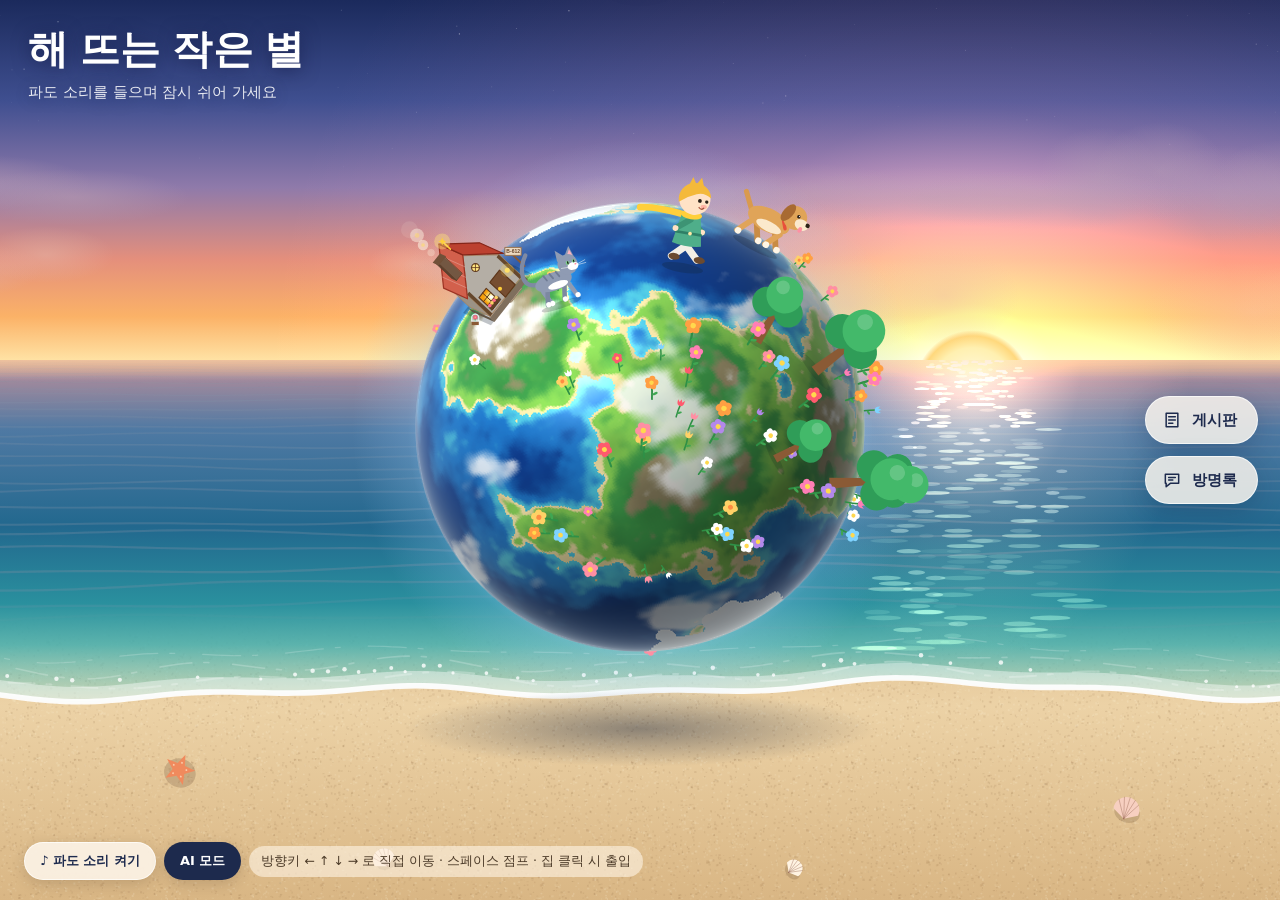
<file: index.html>
<!doctype html><html><head><meta charset=utf8><meta name=viewport content="width=device-width,initial-scale=1,viewport-fit=cover"><style>:root{color-scheme:light;box-sizing:border-box;padding-top:env(safe-area-inset-top,0px);padding-bottom:env(safe-area-inset-bottom,0px)}html{scroll-padding-top:env(safe-area-inset-top,0px)}body{margin:0;padding:0;font:14px -apple-system,BlinkMacSystemFont,sans-serif;background:#fff;color:#000}img{max-width:100%}[hidden]:not([hidden=until-found i]){display:none!important}</style></head><body>
<title>해 뜨는 작은 별</title>
<link rel="stylesheet" href="style.css">

<canvas id="scene" aria-label="일출이 보이는 바다와 모래사장, 그 위에 떠 있는 작은 지구"></canvas>

<header class="brand">
  <h1>해 뜨는 작은 별</h1>
  <p>파도 소리를 들으며 잠시 쉬어 가세요</p>
</header>

<nav class="side-menu" aria-label="주 메뉴">
  <button type="button" data-open="board">
    <svg viewBox="0 0 24 24" aria-hidden="true"><path d="M5 4h14v16H5z M8 8h8 M8 12h8 M8 16h5"/></svg>
    <span>게시판</span>
  </button>
  <button type="button" data-open="guest">
    <svg viewBox="0 0 24 24" aria-hidden="true"><path d="M4 5h16v11H10l-5 4v-4H4z M8 9h8 M8 12h5"/></svg>
    <span>방명록</span>
  </button>
</nav>

<div class="hud">
  <button type="button" id="btnSound" class="chip" aria-pressed="false">♪ 파도 소리 켜기</button>
  <button type="button" id="btnMode" class="chip" aria-pressed="true">AI 모드</button>
  <span class="hint">방향키 ← ↑ ↓ → 로 직접 이동 · 스페이스 점프 · 집 클릭 시 출입</span>
</div>

<div class="dpad" aria-label="이동 버튼">
  <button type="button" data-key="ArrowUp" class="up" aria-label="위">▲</button>
  <button type="button" data-key="ArrowLeft" class="left" aria-label="왼쪽">◀</button>
  <button type="button" data-key="Jump" class="mid" aria-label="점프">●</button>
  <button type="button" data-key="ArrowRight" class="right" aria-label="오른쪽">▶</button>
  <button type="button" data-key="ArrowDown" class="down" aria-label="아래">▼</button>
</div>

<aside class="panel" id="panel" aria-hidden="true" aria-label="게시판과 방명록">
  <div class="panel-head">
    <div class="tabs" role="tablist">
      <button type="button" role="tab" data-tab="board" aria-selected="true">게시판</button>
      <button type="button" role="tab" data-tab="guest" aria-selected="false">방명록</button>
    </div>
    <button type="button" class="close" id="btnClose" aria-label="닫기">×</button>
  </div>

  <div class="panel-body">
    <p class="store-note" id="storeNote"></p>
    <section id="tab-board" role="tabpanel">
      <div id="boardList">
        <div class="toolbar">
          <span class="count" id="boardCount"></span>
          <button type="button" class="btn primary" id="btnWrite">글쓰기</button>
        </div>
        <ul class="post-list" id="postList"></ul>
      </div>

      <article id="boardDetail" hidden></article>

      <form id="boardForm" hidden autocomplete="off">
        <h2>새 글 쓰기</h2>
        <label>이름<input id="postAuthor" name="author" maxlength="20" required placeholder="이름을 적어 주세요"></label>
        <label>제목<input id="postTitle" name="title" maxlength="60" required placeholder="제목"></label>
        <label>내용<textarea id="postBody" name="body" rows="7" maxlength="3000" required placeholder="바다를 보며 떠오른 이야기를 남겨 주세요"></textarea></label>
        <div class="file-row">
          <label class="file-btn">사진 올리기<input id="postPhoto" type="file" name="photo" accept="image/*"></label>
          <span class="file-name">선택한 사진 없음</span>
        </div>
        <div class="preview" hidden><img alt="올릴 사진 미리보기"><button type="button" class="remove" aria-label="사진 빼기">×</button></div>
        <div class="form-actions">
          <button type="button" class="btn" id="btnCancel">취소</button>
          <button type="submit" class="btn primary">등록</button>
        </div>
      </form>
    </section>

    <section id="tab-guest" role="tabpanel" hidden>
      <form id="guestForm" autocomplete="off">
        <div class="guest-row">
          <input id="guestAuthor" name="author" maxlength="20" required placeholder="이름">
          <label class="file-btn small">사진<input id="guestPhoto" type="file" name="photo" accept="image/*"></label>
        </div>
        <textarea id="guestBody" name="body" rows="3" maxlength="500" required placeholder="다녀간 흔적을 남겨 주세요"></textarea>
        <div class="preview" hidden><img alt="올릴 사진 미리보기"><button type="button" class="remove" aria-label="사진 빼기">×</button></div>
        <div class="form-actions">
          <span class="count" id="guestCount"></span>
          <button type="submit" class="btn primary">남기기</button>
        </div>
      </form>
      <ul class="guest-list" id="guestList"></ul>
    </section>
  </div>
</aside>

<div class="lightbox" id="lightbox" hidden><img alt="크게 본 사진"></div>
<div class="toast" id="toast" role="status" aria-live="polite"></div>

<script src="app.js" charset="utf-8"></script>

</body></html>
</file>
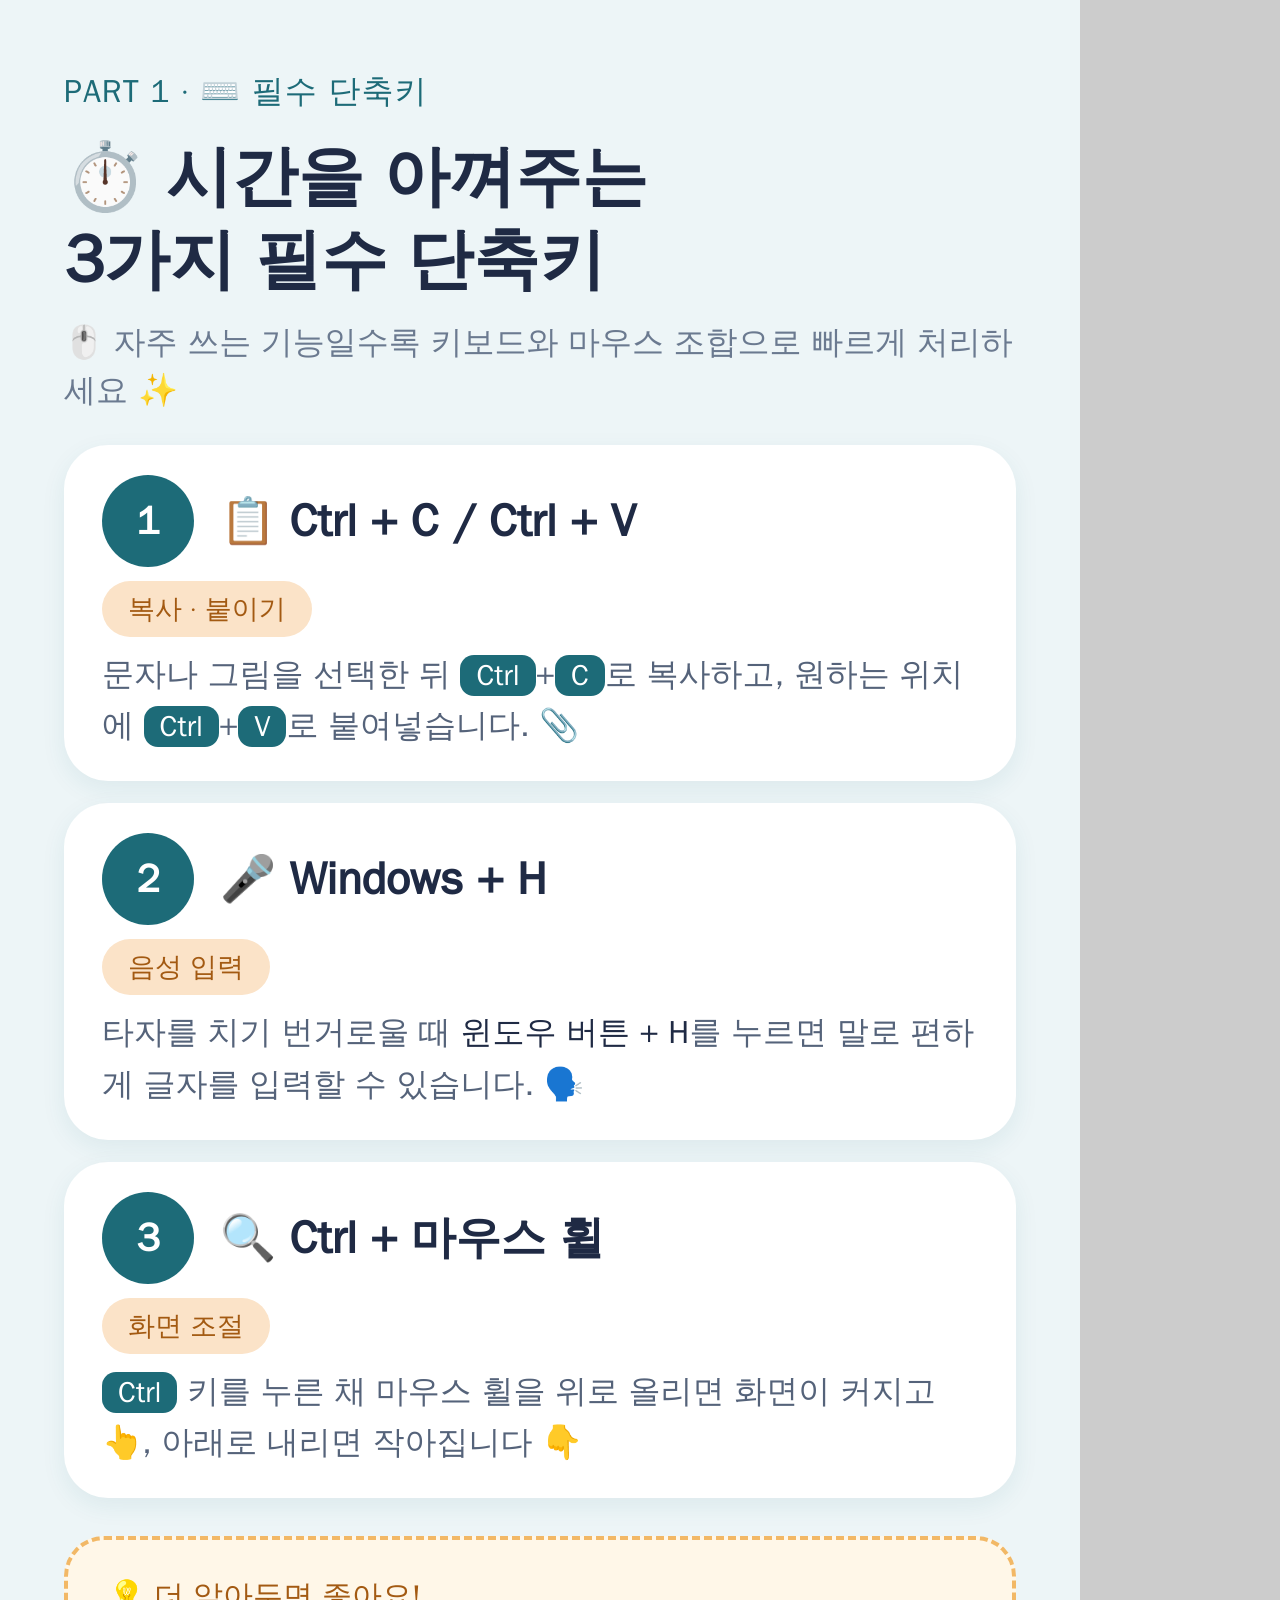
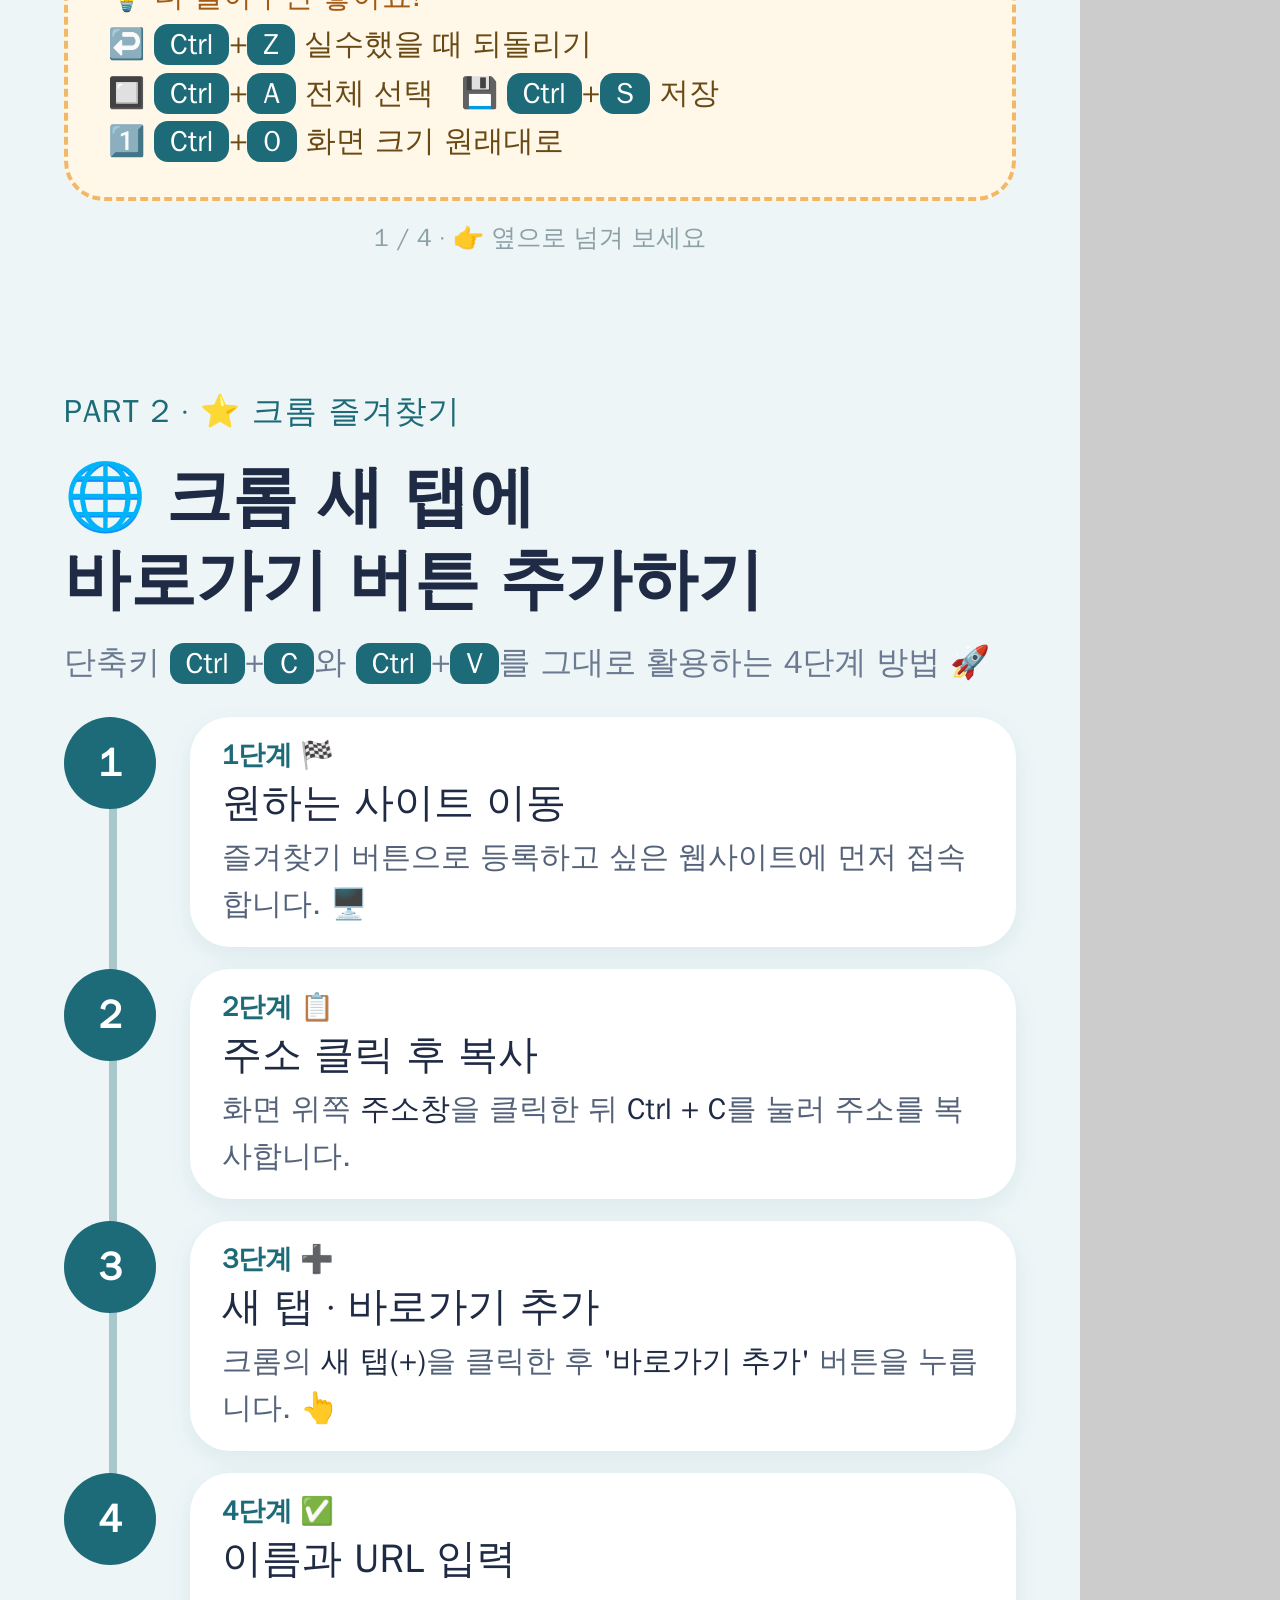
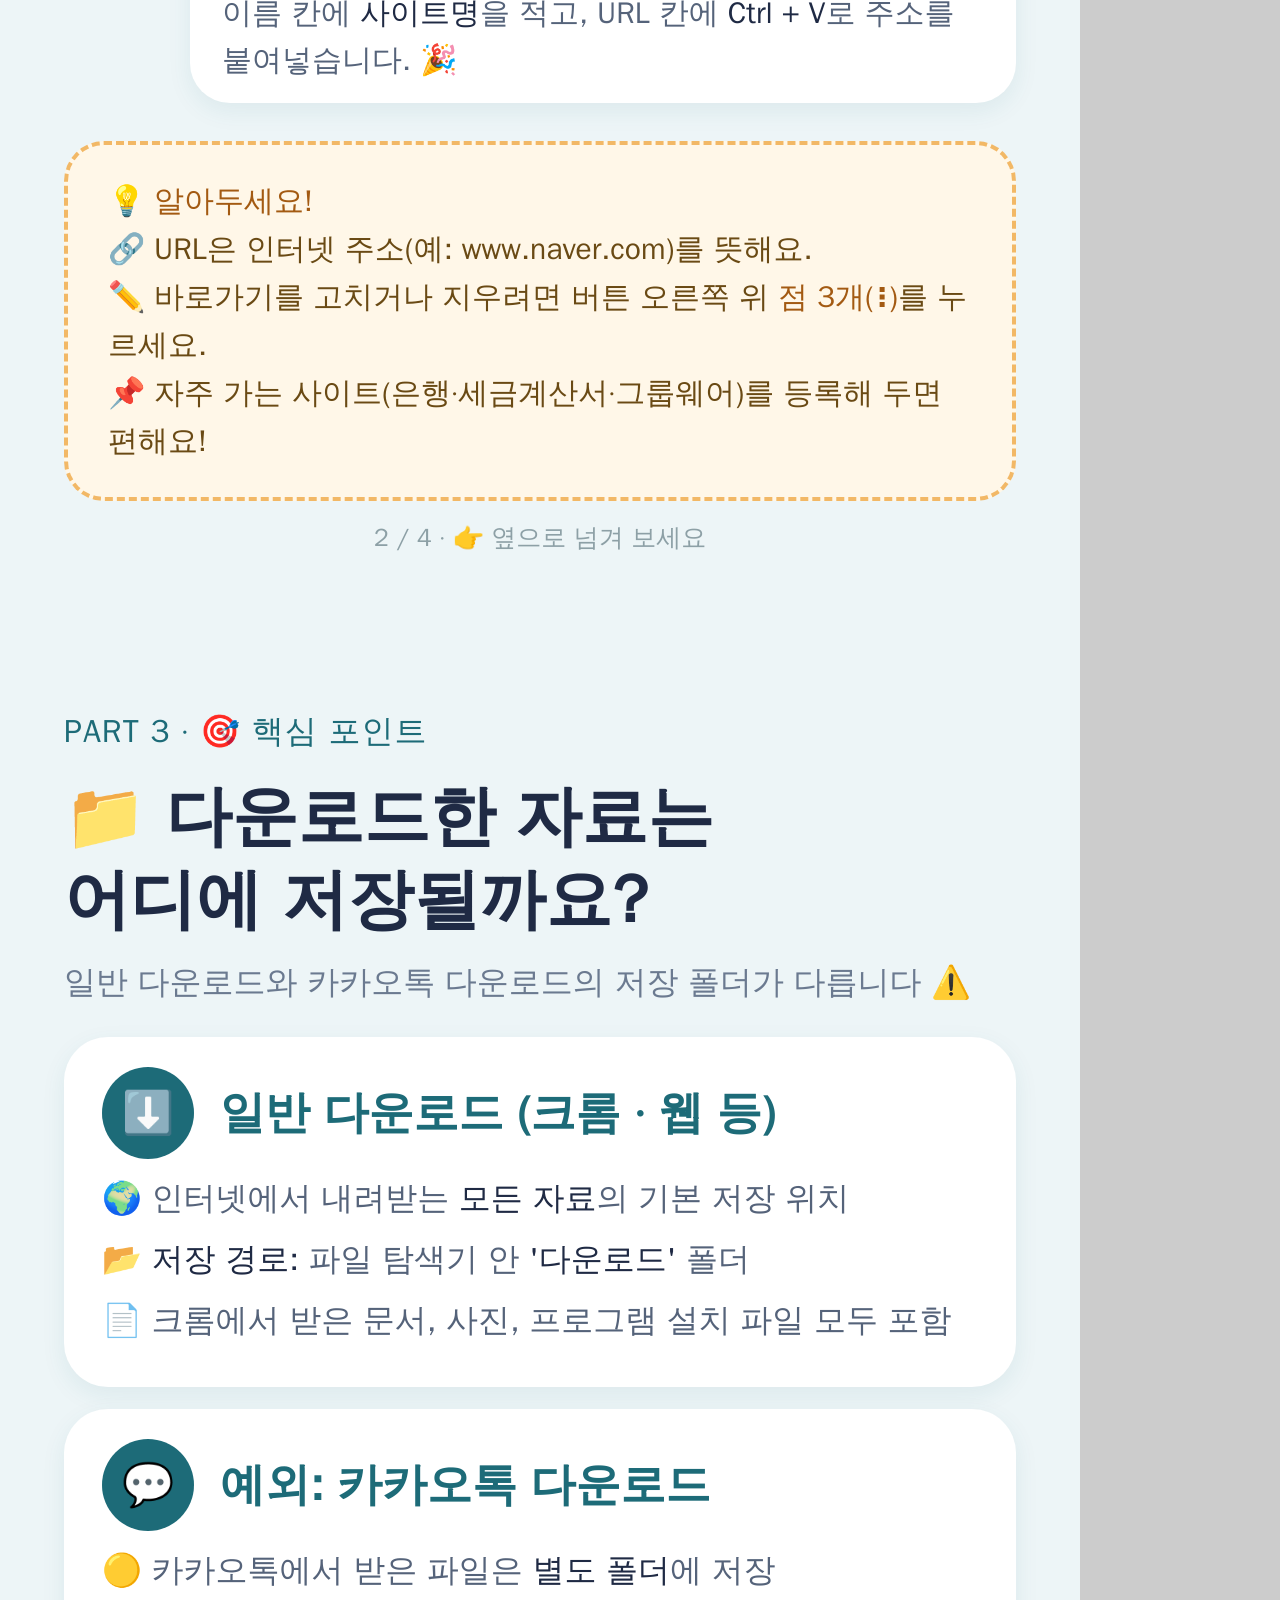
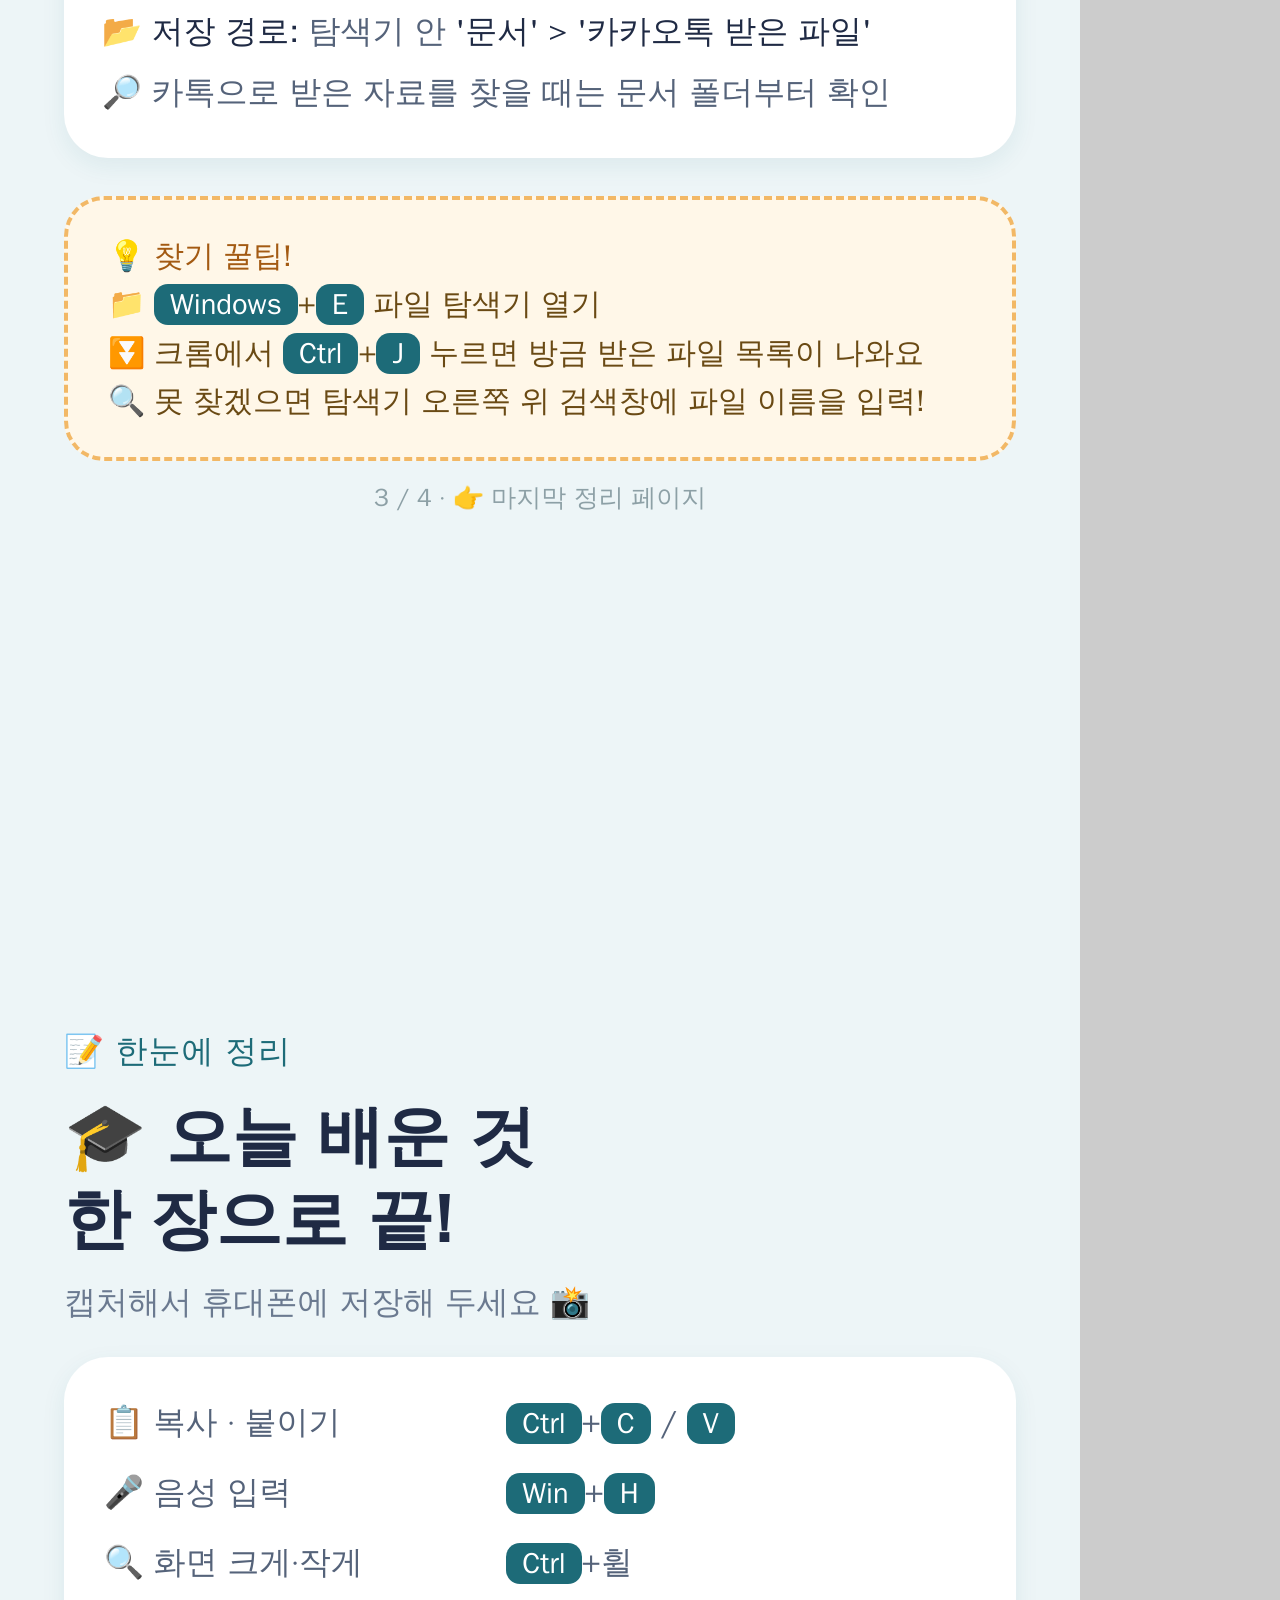
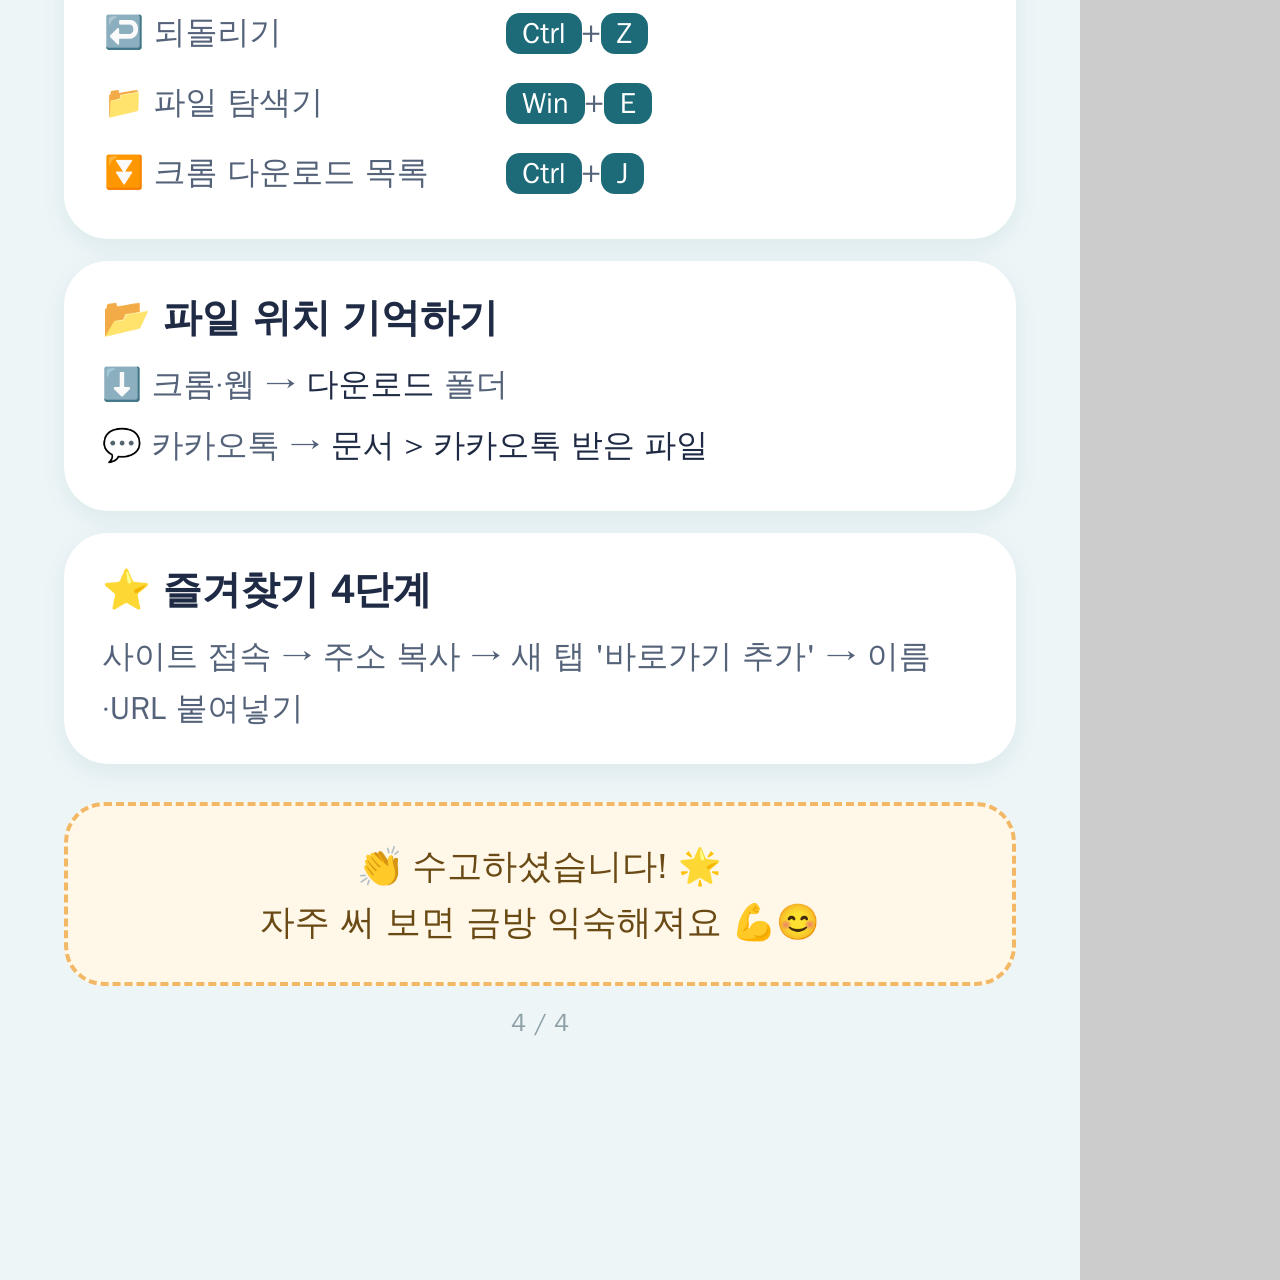
<file: slides/slides.html>
<!doctype html><html lang="ko"><head><meta charset="utf-8"><style>
*{box-sizing:border-box;margin:0}
body{background:#ccc;font-family:"Noto Sans KR","WenQuanYi Zen Hei","Noto Color Emoji",sans-serif;color:#1f2a44}
.s{width:1080px;height:1920px;background:#edf5f7;padding:70px 64px 50px;position:relative;overflow:hidden;display:flex;flex-direction:column}
.part{color:#1d6b78;font-weight:700;font-size:32px;letter-spacing:1px}
h1{font-size:66px;line-height:1.25;margin:22px 0 18px;font-weight:800}
.sub{font-size:32px;color:#6b7a90;line-height:1.5;margin-bottom:30px}
.card{background:#fff;border-radius:44px;padding:30px 38px;margin-bottom:22px;box-shadow:0 8px 24px rgba(29,107,120,.08)}
.row{display:flex;align-items:center;gap:26px;margin-bottom:14px}
.num{width:92px;height:92px;border-radius:50%;background:#1d6b78;color:#fff;font-size:39px;font-weight:800;display:flex;align-items:center;justify-content:center;flex:none}
.tag{margin-left:auto;background:#fbe3c8;color:#a35a12;font-size:27px;padding:10px 26px;border-radius:40px;font-weight:700}
.card h2{font-size:45px;font-weight:800}
.card p,.card li{font-size:32px;line-height:1.6;color:#55637a}
.card b{color:#1f2a44}
.tip{background:#fff7e8;border:4px dashed #f2b866;border-radius:40px;padding:32px 40px;font-size:30px;line-height:1.6;color:#6a4a14;margin-top:auto;margin-top:16px}
.tip b{color:#a35a12}
kbd{background:#1d6b78;color:#fff;border-radius:14px;padding:2px 16px;font-size:29px;font-family:inherit;font-weight:700}
.steps{position:relative;padding-left:0}
.steps:before{content:"";position:absolute;left:45px;top:60px;bottom:200px;width:8px;background:#a9c8cc;border-radius:4px}
.st{display:flex;gap:34px;margin-bottom:22px;position:relative}
.st .box{background:#fff;border-radius:40px;padding:20px 32px;flex:1;box-shadow:0 8px 24px rgba(29,107,120,.08)}
.st small{color:#1d6b78;font-weight:800;font-size:27px}
.st h2{font-size:40px;margin:2px 0 4px}
.st p{font-size:30px;line-height:1.55;color:#55637a}
.st p b{color:#1f2a44}
.foot{text-align:center;color:#8da0a6;font-size:25px;margin-top:20px}
ul{padding-left:0;list-style:none}
li{margin-bottom:10px}
.table td{padding:12px 0;font-size:32px;color:#55637a}
.table td:first-child{width:46%}
</style></head><body>

<!-- 1 -->
<section class="s" id="s1">
<div class="part">PART 1 · ⌨️ 필수 단축키</div>
<h1>⏱️ 시간을 아껴주는<br>3가지 필수 단축키</h1>
<div class="sub">🖱️ 자주 쓰는 기능일수록 키보드와 마우스 조합으로 빠르게 처리하세요 ✨</div>

<div class="card"><div class="row"><div class="num">1</div><h2>📋 Ctrl + C / Ctrl + V</h2></div>
<div class="tag" style="display:inline-block;margin-bottom:12px">복사 · 붙이기</div>
<p>문자나 그림을 선택한 뒤 <kbd>Ctrl</kbd>+<kbd>C</kbd>로 복사하고, 원하는 위치에 <kbd>Ctrl</kbd>+<kbd>V</kbd>로 붙여넣습니다. 📎</p></div>

<div class="card"><div class="row"><div class="num">2</div><h2>🎤 Windows + H</h2></div>
<div class="tag" style="display:inline-block;margin-bottom:12px">음성 입력</div>
<p>타자를 치기 번거로울 때 <b>윈도우 버튼 + H</b>를 누르면 말로 편하게 글자를 입력할 수 있습니다. 🗣️</p></div>

<div class="card"><div class="row"><div class="num">3</div><h2>🔍 Ctrl + 마우스 휠</h2></div>
<div class="tag" style="display:inline-block;margin-bottom:12px">화면 조절</div>
<p><kbd>Ctrl</kbd> 키를 누른 채 마우스 휠을 위로 올리면 화면이 커지고 👆, 아래로 내리면 작아집니다 👇</p></div>

<div class="tip">💡 <b>더 알아두면 좋아요!</b><br>
↩️ <kbd>Ctrl</kbd>+<kbd>Z</kbd> 실수했을 때 되돌리기<br>
🔲 <kbd>Ctrl</kbd>+<kbd>A</kbd> 전체 선택 &nbsp; 💾 <kbd>Ctrl</kbd>+<kbd>S</kbd> 저장<br>
1️⃣ <kbd>Ctrl</kbd>+<kbd>0</kbd> 화면 크기 원래대로</div>
<div class="foot">1 / 4 · 👉 옆으로 넘겨 보세요</div>
</section>

<!-- 2 -->
<section class="s" id="s2">
<div class="part">PART 2 · ⭐ 크롬 즐겨찾기</div>
<h1>🌐 크롬 새 탭에<br>바로가기 버튼 추가하기</h1>
<div class="sub">단축키 <kbd>Ctrl</kbd>+<kbd>C</kbd>와 <kbd>Ctrl</kbd>+<kbd>V</kbd>를 그대로 활용하는 4단계 방법 🚀</div>
<div class="steps">
<div class="st"><div class="num">1</div><div class="box"><small>1단계 🏁</small><h2>원하는 사이트 이동</h2><p>즐겨찾기 버튼으로 등록하고 싶은 웹사이트에 먼저 접속합니다. 🖥️</p></div></div>
<div class="st"><div class="num">2</div><div class="box"><small>2단계 📋</small><h2>주소 클릭 후 복사</h2><p>화면 위쪽 <b>주소창</b>을 클릭한 뒤 <b>Ctrl + C</b>를 눌러 주소를 복사합니다.</p></div></div>
<div class="st"><div class="num">3</div><div class="box"><small>3단계 ➕</small><h2>새 탭 · 바로가기 추가</h2><p>크롬의 <b>새 탭(+)</b>을 클릭한 후 <b>'바로가기 추가'</b> 버튼을 누릅니다. 👆</p></div></div>
<div class="st"><div class="num">4</div><div class="box"><small>4단계 ✅</small><h2>이름과 URL 입력</h2><p>이름 칸에 <b>사이트명</b>을 적고, URL 칸에 <b>Ctrl + V</b>로 주소를 붙여넣습니다. 🎉</p></div></div>
</div>
<div class="tip">💡 <b>알아두세요!</b><br>
🔗 URL은 인터넷 주소(예: www.naver.com)를 뜻해요.<br>
✏️ 바로가기를 고치거나 지우려면 버튼 오른쪽 위 <b>점 3개(⋮)</b>를 누르세요.<br>
📌 자주 가는 사이트(은행·세금계산서·그룹웨어)를 등록해 두면 편해요!</div>
<div class="foot">2 / 4 · 👉 옆으로 넘겨 보세요</div>
</section>

<!-- 3 -->
<section class="s" id="s3">
<div class="part">PART 3 · 🎯 핵심 포인트</div>
<h1>📁 다운로드한 자료는<br>어디에 저장될까요?</h1>
<div class="sub">일반 다운로드와 카카오톡 다운로드의 저장 폴더가 다릅니다 ⚠️</div>

<div class="card"><div class="row"><div class="num" style="font-size:42px">⬇️</div><h2 style="color:#1d6b78">일반 다운로드 (크롬 · 웹 등)</h2></div>
<ul><li>🌍 인터넷에서 내려받는 <b>모든 자료</b>의 기본 저장 위치</li>
<li>📂 <b>저장 경로:</b> 파일 탐색기 안 <b>'다운로드'</b> 폴더</li>
<li>📄 크롬에서 받은 문서, 사진, 프로그램 설치 파일 모두 포함</li></ul></div>

<div class="card"><div class="row"><div class="num" style="font-size:42px">💬</div><h2 style="color:#1d6b78">예외: 카카오톡 다운로드</h2></div>
<ul><li>🟡 카카오톡에서 받은 파일은 <b>별도 폴더</b>에 저장</li>
<li>📂 <b>저장 경로:</b> 탐색기 안 <b>'문서' &gt; '카카오톡 받은 파일'</b></li>
<li>🔎 카톡으로 받은 자료를 찾을 때는 문서 폴더부터 확인</li></ul></div>

<div class="tip">💡 <b>찾기 꿀팁!</b><br>
📁 <kbd>Windows</kbd>+<kbd>E</kbd> 파일 탐색기 열기<br>
⏬ 크롬에서 <kbd>Ctrl</kbd>+<kbd>J</kbd> 누르면 방금 받은 파일 목록이 나와요<br>
🔍 못 찾겠으면 탐색기 오른쪽 위 검색창에 파일 이름을 입력!</div>
<div class="foot">3 / 4 · 👉 마지막 정리 페이지</div>
</section>

<!-- 4 -->
<section class="s" id="s4">
<div class="part">📝 한눈에 정리</div>
<h1>🎓 오늘 배운 것<br>한 장으로 끝!</h1>
<div class="sub">캡처해서 휴대폰에 저장해 두세요 📸</div>
<div class="card"><table class="table" style="width:100%">
<tr><td>📋 복사 · 붙이기</td><td><kbd>Ctrl</kbd>+<kbd>C</kbd> / <kbd>V</kbd></td></tr>
<tr><td>🎤 음성 입력</td><td><kbd>Win</kbd>+<kbd>H</kbd></td></tr>
<tr><td>🔍 화면 크게·작게</td><td><kbd>Ctrl</kbd>+휠</td></tr>
<tr><td>↩️ 되돌리기</td><td><kbd>Ctrl</kbd>+<kbd>Z</kbd></td></tr>
<tr><td>📁 파일 탐색기</td><td><kbd>Win</kbd>+<kbd>E</kbd></td></tr>
<tr><td>⏬ 크롬 다운로드 목록</td><td><kbd>Ctrl</kbd>+<kbd>J</kbd></td></tr>
</table></div>
<div class="card"><h2 style="font-size:39px;margin-bottom:14px">📂 파일 위치 기억하기</h2>
<ul><li>⬇️ 크롬·웹 → <b>다운로드</b> 폴더</li><li>💬 카카오톡 → <b>문서 &gt; 카카오톡 받은 파일</b></li></ul></div>
<div class="card"><h2 style="font-size:39px;margin-bottom:14px">⭐ 즐겨찾기 4단계</h2>
<p>사이트 접속 → 주소 복사 → 새 탭 '바로가기 추가' → 이름·URL 붙여넣기</p></div>
<div class="tip" style="text-align:center;font-size:35px">👏 수고하셨습니다! 🌟<br>자주 써 보면 금방 익숙해져요 💪😊</div>
<div class="foot">4 / 4</div>
</section>
</body></html>
</file>
<file: style.css>
:root {
  --ink: #1d2a4d;
  --ink-soft: #55607f;
  --glass: rgba(255, 249, 241, 0.82);
  --glass-line: rgba(255, 255, 255, 0.7);
  --coral: #ee7355;
  --coral-deep: #d85a3d;
  --gold: #f6b352;
  --line: rgba(29, 42, 77, 0.12);
  --sans: "Pretendard", "Noto Sans KR", "Apple SD Gothic Neo", "Malgun Gothic", system-ui, sans-serif;
  --serif: "Gowun Batang", "Nanum Myeongjo", "AppleMyungjo", "Batang", serif;
}

* { box-sizing: border-box; }

html, body {
  margin: 0;
  height: 100%;
  overflow: hidden;
  background: #1b2a5c;
  color: var(--ink);
  font-family: var(--sans);
  -webkit-tap-highlight-color: transparent;
}

button, input, textarea { font: inherit; color: inherit; }
button { cursor: pointer; }

#scene {
  position: fixed;
  inset: 0;
  width: 100%;
  height: 100%;
  display: block;
  touch-action: none;
}

/* ---------- 타이틀 ---------- */
.brand {
  position: fixed;
  top: max(22px, env(safe-area-inset-top));
  left: 28px;
  color: #fff;
  text-shadow: 0 2px 18px rgba(15, 20, 60, 0.55);
  pointer-events: none;
  transition: opacity 0.4s;
}
.brand h1 {
  margin: 0;
  font-family: var(--serif);
  font-weight: 700;
  font-size: clamp(24px, 3.2vw, 40px);
  letter-spacing: 0.02em;
}
.brand p {
  margin: 6px 0 0;
  font-size: clamp(12px, 1.2vw, 15px);
  opacity: 0.88;
}

/* ---------- 옆 메뉴 ---------- */
.side-menu {
  position: fixed;
  right: 22px;
  top: 50%;
  transform: translateY(-50%);
  display: flex;
  flex-direction: column;
  gap: 12px;
  transition: opacity 0.35s, transform 0.45s;
}
.side-menu button {
  display: flex;
  align-items: center;
  gap: 10px;
  padding: 13px 20px 13px 16px;
  border: 1px solid var(--glass-line);
  border-radius: 999px;
  background: var(--glass);
  backdrop-filter: blur(12px);
  -webkit-backdrop-filter: blur(12px);
  box-shadow: 0 8px 26px rgba(20, 30, 70, 0.22);
  font-weight: 700;
  font-size: 15px;
  transition: transform 0.2s, background 0.2s, color 0.2s;
}
.side-menu svg {
  width: 20px; height: 20px;
  fill: none; stroke: currentColor; stroke-width: 1.8;
  stroke-linecap: round; stroke-linejoin: round;
}
.side-menu button:hover { transform: translateX(-5px); background: #fff; color: var(--coral-deep); }
body.panel-open .side-menu { opacity: 0; pointer-events: none; transform: translate(30px, -50%); }

/* ---------- 하단 조작 ---------- */
.hud {
  position: fixed;
  left: 24px;
  bottom: max(20px, env(safe-area-inset-bottom));
  display: flex;
  flex-wrap: wrap;
  align-items: center;
  gap: 8px;
  max-width: calc(100vw - 48px);
}
.chip {
  padding: 9px 15px;
  border: 1px solid var(--glass-line);
  border-radius: 999px;
  background: var(--glass);
  backdrop-filter: blur(10px);
  -webkit-backdrop-filter: blur(10px);
  font-size: 13px;
  font-weight: 700;
  box-shadow: 0 4px 14px rgba(60, 40, 20, 0.18);
  transition: background 0.2s, color 0.2s;
}
.chip[aria-pressed="true"] { background: var(--ink); color: #fff; border-color: transparent; }
.hint {
  font-size: 12.5px;
  color: #4b3a28;
  background: rgba(255, 246, 230, 0.6);
  padding: 7px 12px;
  border-radius: 999px;
}

.dpad {
  position: fixed;
  right: 20px;
  bottom: max(20px, env(safe-area-inset-bottom));
  display: none;
  grid-template: repeat(3, 46px) / repeat(3, 46px);
  gap: 4px;
  user-select: none;
  -webkit-user-select: none;
}
.dpad button {
  border: 1px solid var(--glass-line);
  border-radius: 14px;
  background: var(--glass);
  font-size: 15px;
  touch-action: none;
}
.dpad button:active { background: var(--ink); color: #fff; }
.dpad .up { grid-area: 1 / 2; } .dpad .left { grid-area: 2 / 1; } .dpad .mid { grid-area: 2 / 2; }
.dpad .right { grid-area: 2 / 3; } .dpad .down { grid-area: 3 / 2; }
@media (hover: none), (pointer: coarse) {
  .dpad { display: grid; }
  .hint { display: none; }
}

/* ---------- 패널 ---------- */
.panel {
  position: fixed;
  top: 22px; right: 22px; bottom: 22px;
  width: min(540px, 46vw);
  display: flex;
  flex-direction: column;
  border: 1px solid var(--glass-line);
  border-radius: 26px;
  background: var(--glass);
  backdrop-filter: blur(22px) saturate(1.2);
  -webkit-backdrop-filter: blur(22px) saturate(1.2);
  box-shadow: 0 24px 70px rgba(15, 25, 70, 0.35);
  transform: translateX(calc(100% + 50px));
  visibility: hidden;
  transition: transform 0.65s cubic-bezier(0.22, 1, 0.36, 1), visibility 0s 0.65s;
  z-index: 5;
}
body.panel-open .panel {
  transform: none;
  visibility: visible;
  transition: transform 0.65s cubic-bezier(0.22, 1, 0.36, 1);
}
.panel-head {
  display: flex;
  align-items: center;
  justify-content: space-between;
  padding: 16px 16px 0 20px;
}
.tabs {
  display: flex;
  gap: 4px;
  padding: 4px;
  border-radius: 999px;
  background: rgba(29, 42, 77, 0.08);
}
.tabs button {
  border: 0;
  background: none;
  padding: 9px 22px;
  border-radius: 999px;
  font-weight: 700;
  font-size: 15px;
  color: var(--ink-soft);
  transition: background 0.25s, color 0.25s;
}
.tabs button[aria-selected="true"] {
  background: #fff;
  color: var(--coral-deep);
  box-shadow: 0 2px 10px rgba(29, 42, 77, 0.14);
}
.close {
  width: 40px; height: 40px;
  border: 0;
  border-radius: 50%;
  background: rgba(29, 42, 77, 0.08);
  font-size: 24px;
  line-height: 1;
}
.close:hover { background: var(--ink); color: #fff; }

.panel-body {
  flex: 1;
  overflow-y: auto;
  padding: 18px 20px 22px;
  overscroll-behavior: contain;
}
.panel-body::-webkit-scrollbar { width: 8px; }
.panel-body::-webkit-scrollbar-thumb { background: rgba(29, 42, 77, 0.2); border-radius: 8px; }

.store-note {
  margin: 0 0 14px;
  padding: 9px 14px;
  border-radius: 12px;
  background: rgba(29, 42, 77, 0.07);
  font-size: 12.5px;
  color: var(--ink-soft);
}
.btn:disabled { opacity: 0.55; cursor: default; }

.toolbar, .form-actions {
  display: flex;
  align-items: center;
  justify-content: space-between;
  gap: 10px;
}
.toolbar { margin-bottom: 12px; }
.count { font-size: 13px; color: var(--ink-soft); }

.btn {
  padding: 10px 20px;
  border: 1px solid var(--line);
  border-radius: 999px;
  background: #fff;
  font-weight: 700;
  font-size: 14px;
  transition: transform 0.15s, background 0.2s;
}
.btn:hover { transform: translateY(-1px); }
.btn.primary { background: var(--coral); border-color: transparent; color: #fff; }
.btn.primary:hover { background: var(--coral-deep); }
.btn.danger { color: #c0392b; }

/* 게시판 목록 */
.post-list, .guest-list { list-style: none; margin: 0; padding: 0; }
.post-list li {
  display: flex;
  align-items: center;
  gap: 12px;
  padding: 14px 14px;
  margin-bottom: 8px;
  border-radius: 16px;
  background: rgba(255, 255, 255, 0.72);
  border: 1px solid rgba(255, 255, 255, 0.9);
  cursor: pointer;
  transition: transform 0.15s, box-shadow 0.2s;
}
.post-list li:hover { transform: translateY(-2px); box-shadow: 0 8px 20px rgba(29, 42, 77, 0.12); }
.post-list .thumb {
  flex: none;
  width: 52px; height: 52px;
  border-radius: 12px;
  object-fit: cover;
  background: linear-gradient(135deg, #ffd9a8, #f6a58a);
}
.post-list .thumb.empty { display: grid; place-items: center; color: #fff; font-family: var(--serif); font-size: 20px; }
.post-list .info { min-width: 0; flex: 1; }
.post-list .title {
  font-weight: 700;
  font-size: 15.5px;
  white-space: nowrap; overflow: hidden; text-overflow: ellipsis;
}
.post-list .meta, .detail .meta { margin-top: 4px; font-size: 12.5px; color: var(--ink-soft); }
.empty-note {
  padding: 40px 10px;
  text-align: center;
  color: var(--ink-soft);
  font-size: 14px;
  cursor: default !important;
  background: none !important;
  border: 1px dashed var(--line) !important;
}

/* 게시글 보기 */
.detail h2 { margin: 4px 0 0; font-family: var(--serif); font-size: 22px; line-height: 1.4; overflow-wrap: anywhere; }
.detail .photo {
  display: block;
  width: 100%;
  margin: 16px 0 0;
  border-radius: 16px;
  cursor: zoom-in;
}
.detail .body {
  margin: 16px 0 22px;
  font-size: 15px;
  line-height: 1.8;
  white-space: pre-wrap;
  overflow-wrap: anywhere;
}

/* 폼 */
form h2 { margin: 0 0 14px; font-family: var(--serif); font-size: 20px; }
form label { display: block; margin-bottom: 12px; font-size: 13px; font-weight: 700; color: var(--ink-soft); }
input:not([type="file"]), textarea {
  display: block;
  width: 100%;
  margin-top: 6px;
  padding: 12px 14px;
  border: 1px solid var(--line);
  border-radius: 14px;
  background: rgba(255, 255, 255, 0.85);
  font-size: 15px;
  font-weight: 400;
  color: var(--ink);
  outline: none;
  transition: border-color 0.2s, box-shadow 0.2s;
}
textarea { resize: vertical; line-height: 1.6; }
input:focus, textarea:focus { border-color: var(--coral); box-shadow: 0 0 0 3px rgba(238, 115, 85, 0.18); }
button:focus-visible, .file-btn:focus-within { outline: 3px solid rgba(238, 115, 85, 0.55); outline-offset: 2px; }

.file-row { display: flex; align-items: center; gap: 12px; margin-bottom: 12px; }
.file-btn {
  display: inline-block !important;
  margin: 0 !important;
  padding: 9px 16px;
  border: 1px dashed rgba(29, 42, 77, 0.35);
  border-radius: 999px;
  background: rgba(255, 255, 255, 0.7);
  color: var(--ink) !important;
  font-size: 13.5px !important;
  cursor: pointer;
  white-space: nowrap;
}
.file-btn:hover { border-color: var(--coral); color: var(--coral-deep) !important; }
.file-btn input { position: absolute; width: 1px; height: 1px; opacity: 0; pointer-events: none; }
.file-name { font-size: 13px; color: var(--ink-soft); overflow: hidden; text-overflow: ellipsis; white-space: nowrap; }

.preview { position: relative; margin-bottom: 12px; width: fit-content; }
.preview img { display: block; max-width: 100%; max-height: 180px; border-radius: 14px; }
.preview .remove {
  position: absolute; top: 6px; right: 6px;
  width: 28px; height: 28px;
  border: 0; border-radius: 50%;
  background: rgba(20, 25, 50, 0.7); color: #fff;
  font-size: 18px; line-height: 1;
}

/* 방명록 */
#guestForm {
  padding: 14px;
  margin-bottom: 16px;
  border-radius: 18px;
  background: rgba(255, 255, 255, 0.55);
  border: 1px solid rgba(255, 255, 255, 0.9);
}
.guest-row { display: flex; gap: 8px; align-items: center; margin-bottom: 8px; }
.guest-row input { margin-top: 0 !important; }
#guestForm textarea { margin: 0 0 10px; }
.guest-list li {
  display: flex;
  gap: 12px;
  padding: 14px;
  margin-bottom: 10px;
  border-radius: 18px;
  background: rgba(255, 255, 255, 0.72);
  border: 1px solid rgba(255, 255, 255, 0.9);
}
.avatar {
  flex: none;
  width: 40px; height: 40px;
  border-radius: 50%;
  display: grid; place-items: center;
  color: #fff; font-weight: 700;
}
.guest-list .content { flex: 1; min-width: 0; }
.guest-list .who { display: flex; align-items: baseline; gap: 8px; }
.guest-list .who b { font-size: 14.5px; }
.guest-list .who time { font-size: 12px; color: var(--ink-soft); }
.guest-list .who button {
  margin-left: auto; border: 0; background: none;
  font-size: 12px; color: var(--ink-soft); padding: 2px 4px;
}
.guest-list .who button:hover { color: #c0392b; }
.guest-list p { margin: 6px 0 0; font-size: 14.5px; line-height: 1.65; white-space: pre-wrap; overflow-wrap: anywhere; }
.guest-list img { display: block; margin-top: 10px; max-width: 100%; max-height: 220px; border-radius: 14px; cursor: zoom-in; }

/* 사진 크게 보기 · 알림 */
.lightbox {
  position: fixed; inset: 0; z-index: 20;
  display: grid; place-items: center;
  padding: 24px;
  background: rgba(10, 15, 40, 0.82);
  cursor: zoom-out;
}
.lightbox[hidden] { display: none; }
.lightbox img { max-width: 100%; max-height: 100%; border-radius: 12px; }

.toast {
  position: fixed; left: 50%; top: 24px; z-index: 30;
  transform: translate(-50%, -80px);
  padding: 11px 20px;
  border-radius: 999px;
  background: var(--ink); color: #fff;
  font-size: 14px;
  box-shadow: 0 10px 30px rgba(0, 0, 0, 0.3);
  transition: transform 0.4s cubic-bezier(0.22, 1, 0.36, 1);
  pointer-events: none;
  max-width: calc(100vw - 32px);
}
.toast.show { transform: translate(-50%, 0); }

[hidden] { display: none !important; }

/* ---------- 좁은 화면 ---------- */
@media (max-width: 759px) {
  .brand { left: 18px; }
  .brand p { display: none; }
  body.panel-open .brand { opacity: 0; }

  .side-menu {
    top: max(18px, env(safe-area-inset-top));
    right: 14px;
    transform: none;
    flex-direction: row;
    gap: 8px;
  }
  .side-menu button { padding: 10px 14px 10px 12px; font-size: 13.5px; gap: 6px; }
  .side-menu svg { width: 17px; height: 17px; }
  .side-menu button:hover { transform: none; }
  body.panel-open .side-menu { transform: translateY(-30px); }

  .hud { left: 14px; }

  .panel {
    top: auto; left: 0; right: 0; bottom: 0;
    width: auto;
    height: 62vh;
    height: 62dvh;
    border-radius: 26px 26px 0 0;
    transform: translateY(105%);
  }
  .tabs button { padding: 9px 18px; }
}

@media (max-width: 420px) {
  .brand h1 { font-size: 20px; }
  .side-menu button span { display: none; }
  .side-menu button { padding: 11px; }
}
</file>
